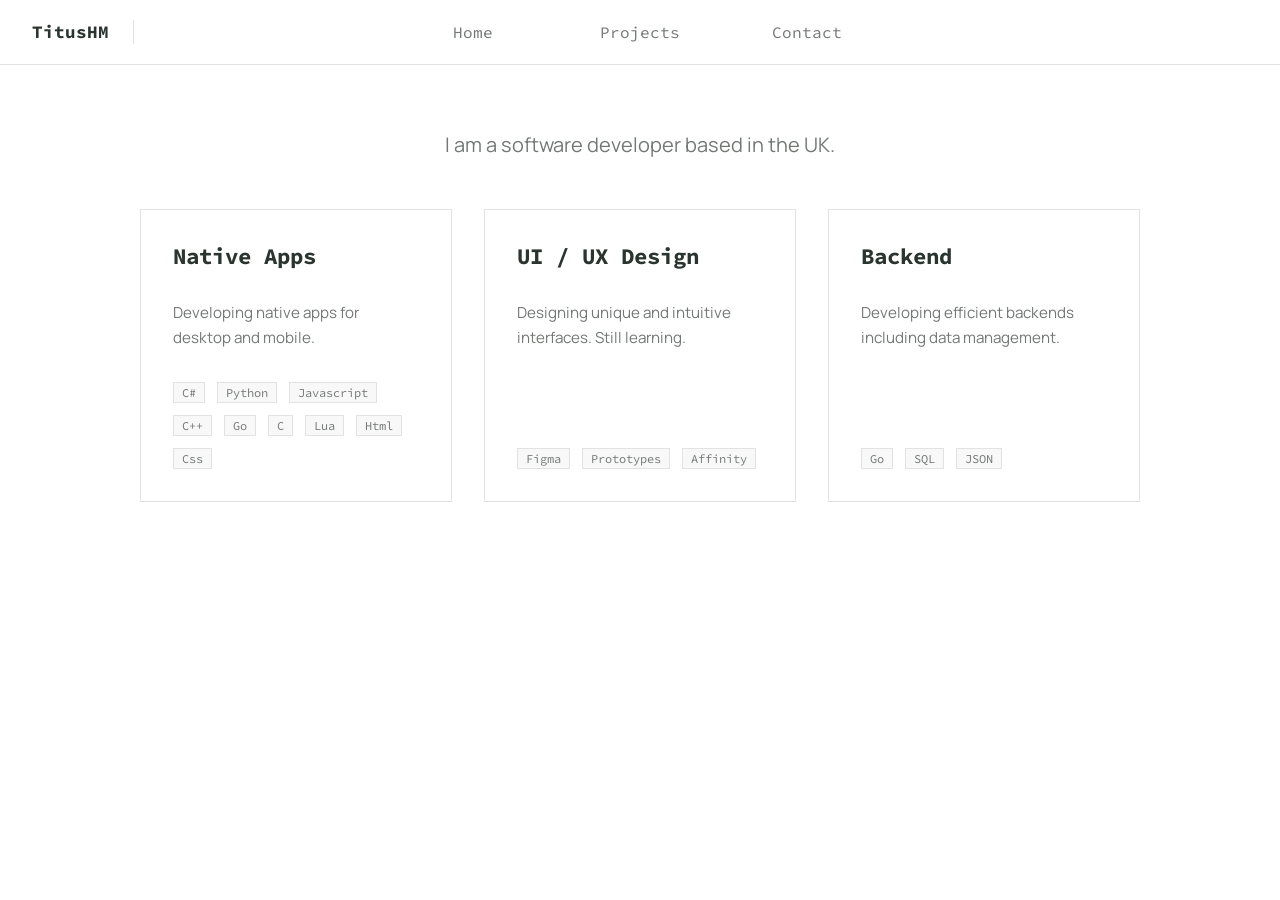
<file: index.html>
<!doctype html>
<html lang="en">
	<head>
		<meta charset="utf-8" />
		<meta name="viewport" content="width=device-width, initial-scale=1" />
		<meta name="text-scale" content="scale" />
		<link href="./_app/immutable/entry/start.zGT3_lFL.js" rel="modulepreload">
		<link href="./_app/immutable/chunks/CtHArej0.js" rel="modulepreload">
		<link href="./_app/immutable/chunks/Bhd4MfXp.js" rel="modulepreload">
		<link href="./_app/immutable/entry/app.D6N0el_b.js" rel="modulepreload">
		<link href="./_app/immutable/chunks/BgUy-a58.js" rel="modulepreload">
		<link href="./_app/immutable/chunks/CFKVnMbq.js" rel="modulepreload">
		<link href="./_app/immutable/nodes/0.DDk--6SF.js" rel="modulepreload">
		<link href="./_app/immutable/chunks/rLzscgww.js" rel="modulepreload">
		<link href="./_app/immutable/nodes/2.CbXTqwrn.js" rel="modulepreload">
		<!--12qhfyh--><link rel="icon" type="image/svg+xml" href="/favicon.svg"/><!---->
		<link href="./_app/immutable/assets/0.nbrb3y_e.css" rel="stylesheet">
		<link href="./_app/immutable/assets/2.gSt7_OQa.css" rel="stylesheet">
	</head>
	<body data-sveltekit-preload-data="hover">
		<div style="display: contents"><!--[--><!--[0--><!--[--><nav class="source-code-nav svelte-12qhfyh"><div class="nav-wrapper svelte-12qhfyh"><div class="logo-group svelte-12qhfyh"><div class="logo svelte-12qhfyh"><span>TitusHM</span></div> <div class="vertical-divider svelte-12qhfyh"></div></div> <div class="nav-links-container svelte-12qhfyh"><ul class="nav-links svelte-12qhfyh"><!--[--><li class="svelte-12qhfyh"><a href="/" class="svelte-12qhfyh active">Home</a></li><li class="svelte-12qhfyh"><a href="/projects/" class="svelte-12qhfyh">Projects</a></li><li class="svelte-12qhfyh"><a href="/contact/" class="svelte-12qhfyh">Contact</a></li><!--]--> <div class="indicator hover-line svelte-12qhfyh" style="left: 16.666666666666668%; opacity: 1;"></div> <div class="indicator active-line svelte-12qhfyh" style="left: 16.666666666666668%; opacity: 1;"></div></ul></div> <div class="spacer svelte-12qhfyh"></div></div></nav> <main class="svelte-12qhfyh"><!--[--><section class="home-page svelte-1uha8ag"><header class="about svelte-1uha8ag"><p class="svelte-1uha8ag">I am a software developer based in the UK.</p></header> <div class="features-grid svelte-1uha8ag"><div class="feature-card svelte-1uha8ag"><h3 class="svelte-1uha8ag">Native Apps</h3> <p class="svelte-1uha8ag">Developing native apps for desktop and mobile.</p> <div class="tech-stack svelte-1uha8ag"><span class="svelte-1uha8ag">C#</span> <span class="svelte-1uha8ag">Python</span> <span class="svelte-1uha8ag">Javascript</span> <span class="svelte-1uha8ag">C++</span> <span class="svelte-1uha8ag">Go</span> <span class="svelte-1uha8ag">C</span> <span class="svelte-1uha8ag">Lua</span> <span class="svelte-1uha8ag">Html</span> <span class="svelte-1uha8ag">Css</span></div></div> <div class="feature-card svelte-1uha8ag"><h3 class="svelte-1uha8ag">UI / UX Design</h3> <p class="svelte-1uha8ag">Designing unique and intuitive interfaces. Still learning.</p> <div class="tech-stack svelte-1uha8ag"><span class="svelte-1uha8ag">Figma</span> <span class="svelte-1uha8ag">Prototypes</span> <span class="svelte-1uha8ag">Affinity</span></div></div> <div class="feature-card svelte-1uha8ag"><h3 class="svelte-1uha8ag">Backend</h3> <p class="svelte-1uha8ag">Developing efficient backends including data management.</p> <div class="tech-stack svelte-1uha8ag"><span class="svelte-1uha8ag">Go</span> <span class="svelte-1uha8ag">SQL</span> <span class="svelte-1uha8ag">JSON</span></div></div></div></section><!--]--><!----></main><!--]--><!--]--> <!--[-1--><!--]--><!--]-->
			
			<script>
				{
					__sveltekit_qic3cp = {
						base: new URL(".", location).pathname.slice(0, -1)
					};

					const element = document.currentScript.parentElement;

					Promise.all([
						import("./_app/immutable/entry/start.zGT3_lFL.js"),
						import("./_app/immutable/entry/app.D6N0el_b.js")
					]).then(([kit, app]) => {
						kit.start(app, element, {
							node_ids: [0, 2],
							data: [null,null],
							form: null,
							error: null
						});
					});
				}
			</script>
		</div>
	</body>
</html>
</file>
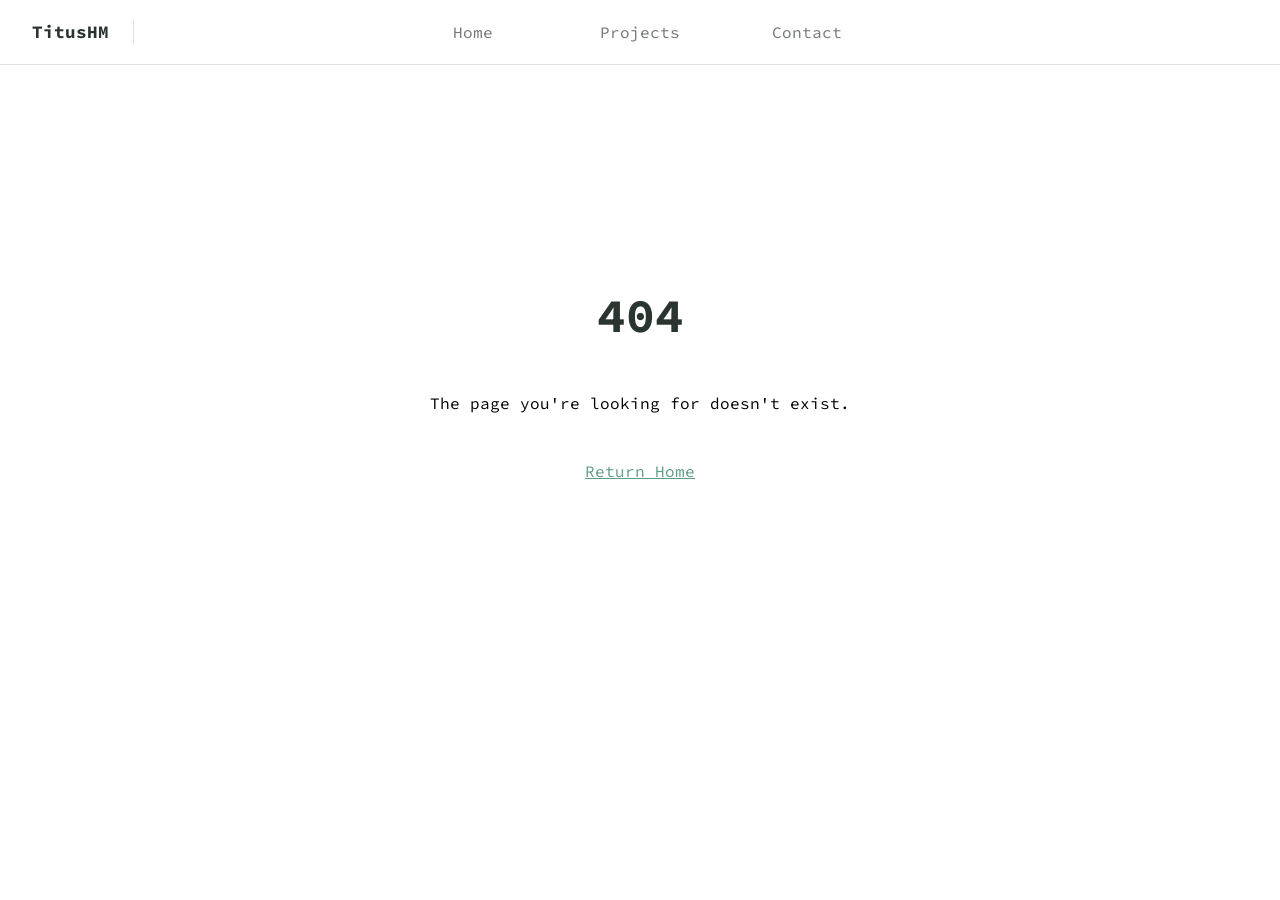
<file: 404/404/index.html>
<!doctype html>
<html lang="en">
	<head>
		<meta charset="utf-8" />
		<meta name="viewport" content="width=device-width, initial-scale=1" />
		<meta name="text-scale" content="scale" />
		<link href="../_app/immutable/entry/start.zGT3_lFL.js" rel="modulepreload">
		<link href="../_app/immutable/chunks/CtHArej0.js" rel="modulepreload">
		<link href="../_app/immutable/chunks/Bhd4MfXp.js" rel="modulepreload">
		<link href="../_app/immutable/entry/app.D6N0el_b.js" rel="modulepreload">
		<link href="../_app/immutable/chunks/BgUy-a58.js" rel="modulepreload">
		<link href="../_app/immutable/chunks/CFKVnMbq.js" rel="modulepreload">
		<link href="../_app/immutable/nodes/0.DDk--6SF.js" rel="modulepreload">
		<link href="../_app/immutable/chunks/rLzscgww.js" rel="modulepreload">
		<link href="../_app/immutable/nodes/3.CKT3U0x6.js" rel="modulepreload">
		<!--12qhfyh--><link rel="icon" type="image/svg+xml" href="/favicon.svg"/><!---->
		<link href="../_app/immutable/assets/0.nbrb3y_e.css" rel="stylesheet">
		<link href="../_app/immutable/assets/3.XlrKUBcO.css" rel="stylesheet">
	</head>
	<body data-sveltekit-preload-data="hover">
		<div style="display: contents"><!--[--><!--[0--><!--[--><nav class="source-code-nav svelte-12qhfyh"><div class="nav-wrapper svelte-12qhfyh"><div class="logo-group svelte-12qhfyh"><div class="logo svelte-12qhfyh"><span>TitusHM</span></div> <div class="vertical-divider svelte-12qhfyh"></div></div> <div class="nav-links-container svelte-12qhfyh"><ul class="nav-links svelte-12qhfyh"><!--[--><li class="svelte-12qhfyh"><a href="/" class="svelte-12qhfyh">Home</a></li><li class="svelte-12qhfyh"><a href="/projects/" class="svelte-12qhfyh">Projects</a></li><li class="svelte-12qhfyh"><a href="/contact/" class="svelte-12qhfyh">Contact</a></li><!--]--> <div class="indicator hover-line svelte-12qhfyh" style="left: 16.666666666666668%; opacity: 0;"></div> <div class="indicator active-line svelte-12qhfyh" style="left: 16.666666666666668%; opacity: 0;"></div></ul></div> <div class="spacer svelte-12qhfyh"></div></div></nav> <main class="svelte-12qhfyh"><!--[--><div class="error-container svelte-15h4f4n"><h1 class="svelte-15h4f4n">404</h1> <p>The page you're looking for doesn't exist.</p> <a href="/" class="svelte-15h4f4n">Return Home</a></div><!--]--><!----></main><!--]--><!--]--> <!--[-1--><!--]--><!--]-->
			
			<script>
				{
					__sveltekit_qic3cp = {
						base: new URL("..", location).pathname.slice(0, -1)
					};

					const element = document.currentScript.parentElement;

					Promise.all([
						import("../_app/immutable/entry/start.zGT3_lFL.js"),
						import("../_app/immutable/entry/app.D6N0el_b.js")
					]).then(([kit, app]) => {
						kit.start(app, element, {
							node_ids: [0, 3],
							data: [null,null],
							form: null,
							error: null
						});
					});
				}
			</script>
		</div>
	</body>
</html>
</file>
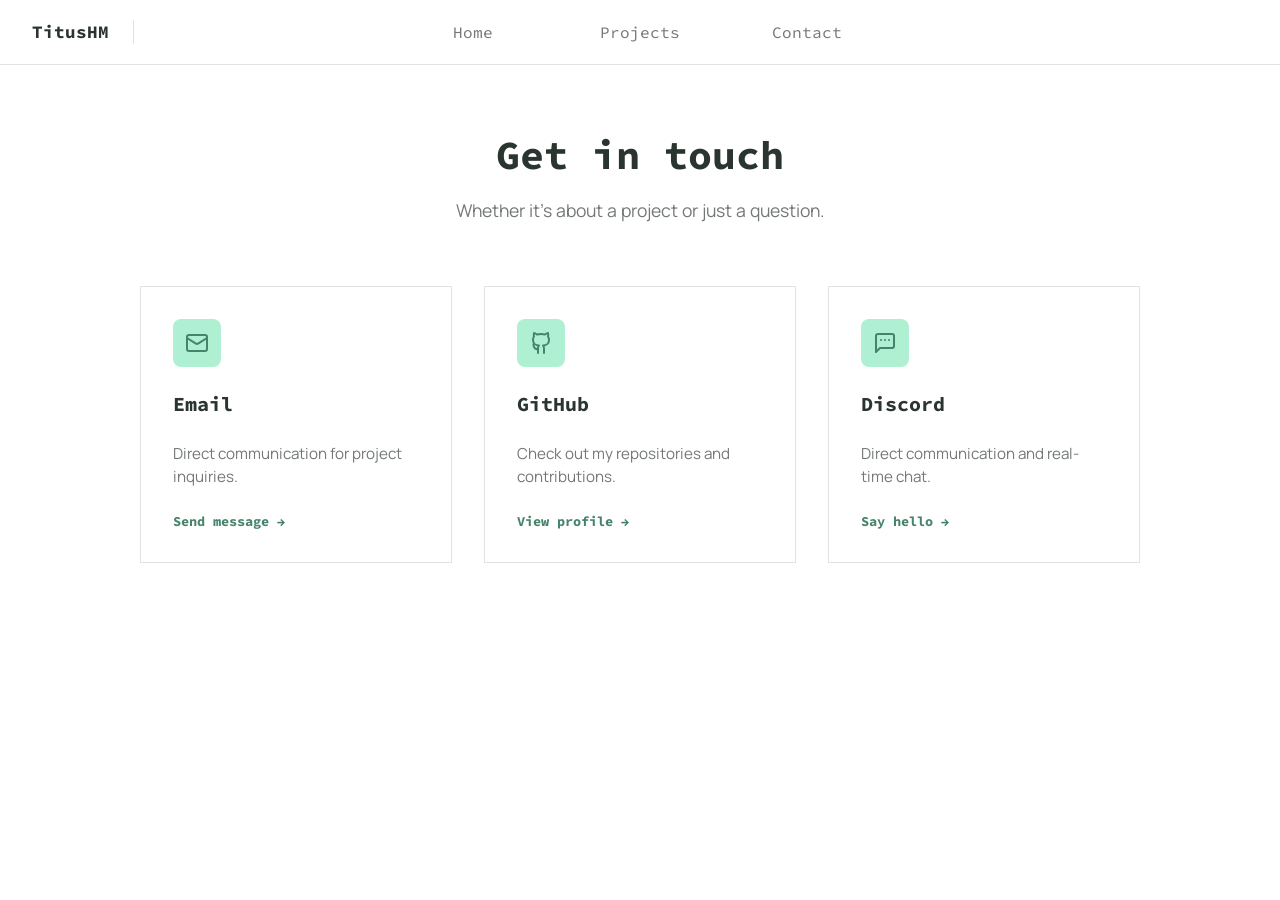
<file: 404/contact/index.html>
<!doctype html>
<html lang="en">
	<head>
		<meta charset="utf-8" />
		<meta name="viewport" content="width=device-width, initial-scale=1" />
		<meta name="text-scale" content="scale" />
		<link href="../_app/immutable/entry/start.zGT3_lFL.js" rel="modulepreload">
		<link href="../_app/immutable/chunks/CtHArej0.js" rel="modulepreload">
		<link href="../_app/immutable/chunks/Bhd4MfXp.js" rel="modulepreload">
		<link href="../_app/immutable/entry/app.D6N0el_b.js" rel="modulepreload">
		<link href="../_app/immutable/chunks/BgUy-a58.js" rel="modulepreload">
		<link href="../_app/immutable/chunks/CFKVnMbq.js" rel="modulepreload">
		<link href="../_app/immutable/nodes/0.DDk--6SF.js" rel="modulepreload">
		<link href="../_app/immutable/chunks/rLzscgww.js" rel="modulepreload">
		<link href="../_app/immutable/nodes/4.bDXeaBjg.js" rel="modulepreload">
		<!--12qhfyh--><link rel="icon" type="image/svg+xml" href="/favicon.svg"/><!---->
		<link href="../_app/immutable/assets/0.nbrb3y_e.css" rel="stylesheet">
		<link href="../_app/immutable/assets/4.j8sqEAPO.css" rel="stylesheet">
	</head>
	<body data-sveltekit-preload-data="hover">
		<div style="display: contents"><!--[--><!--[0--><!--[--><nav class="source-code-nav svelte-12qhfyh"><div class="nav-wrapper svelte-12qhfyh"><div class="logo-group svelte-12qhfyh"><div class="logo svelte-12qhfyh"><span>TitusHM</span></div> <div class="vertical-divider svelte-12qhfyh"></div></div> <div class="nav-links-container svelte-12qhfyh"><ul class="nav-links svelte-12qhfyh"><!--[--><li class="svelte-12qhfyh"><a href="/" class="svelte-12qhfyh">Home</a></li><li class="svelte-12qhfyh"><a href="/projects/" class="svelte-12qhfyh">Projects</a></li><li class="svelte-12qhfyh"><a href="/contact/" class="svelte-12qhfyh active">Contact</a></li><!--]--> <div class="indicator hover-line svelte-12qhfyh" style="left: 83.33333333333334%; opacity: 1;"></div> <div class="indicator active-line svelte-12qhfyh" style="left: 83.33333333333334%; opacity: 1;"></div></ul></div> <div class="spacer svelte-12qhfyh"></div></div></nav> <main class="svelte-12qhfyh"><!--[--><section class="contact-page svelte-1bv7ezn"><header class="svelte-1bv7ezn"><h1 class="svelte-1bv7ezn">Get in touch</h1> <p class="svelte-1bv7ezn">Whether it's about a project or just a question.</p></header> <div class="contact-grid svelte-1bv7ezn"><a href="mailto:titus@titushm.dev" class="contact-card svelte-1bv7ezn"><div class="icon svelte-1bv7ezn"><svg xmlns="http://www.w3.org/2000/svg" width="24" height="24" viewBox="0 0 24 24" fill="none" stroke="currentColor" stroke-width="2" stroke-linecap="round" stroke-linejoin="round"><rect width="20" height="16" x="2" y="4" rx="2"></rect><path d="m22 7-8.97 5.7a1.94 1.94 0 0 1-2.06 0L2 7"></path></svg></div> <h3 class="svelte-1bv7ezn">Email</h3> <p class="svelte-1bv7ezn">Direct communication for project inquiries.</p> <span class="link-text svelte-1bv7ezn">Send message →</span></a> <a href="https://github.com/titushm" target="_blank" class="contact-card svelte-1bv7ezn"><div class="icon svelte-1bv7ezn"><svg xmlns="http://www.w3.org/2000/svg" width="24" height="24" viewBox="0 0 24 24" fill="none" stroke="currentColor" stroke-width="2" stroke-linecap="round" stroke-linejoin="round"><path d="M15 22v-4a4.8 4.8 0 0 0-1-3.5c3 0 6-2 6-5.5.08-1.25-.27-2.48-1-3.5.28-1.15.28-2.35 0-3.5 0 0-1 0-3 1.5-2.64-.5-5.36-.5-8 0C6 2 5 2 5 2c-.3 1.15-.3 2.35 0 3.5A5.403 5.403 0 0 0 4 9c0 3.5 3 5.5 6 5.5-.39.49-.68 1.05-.85 1.65-.17.6-.22 1.23-.15 1.85v4"></path><path d="M9 18c-4.5 1-4.5-4.5-4.5-4.5"></path></svg></div> <h3 class="svelte-1bv7ezn">GitHub</h3> <p class="svelte-1bv7ezn">Check out my repositories and contributions.</p> <span class="link-text svelte-1bv7ezn">View profile →</span></a> <a href="https://discord.com/users/430427104786644993" target="_blank" class="contact-card svelte-1bv7ezn"><div class="icon svelte-1bv7ezn"><svg xmlns="http://www.w3.org/2000/svg" width="24" height="24" viewBox="0 0 24 24" fill="none" stroke="currentColor" stroke-width="2" stroke-linecap="round" stroke-linejoin="round"><path d="M21 15a2 2 0 0 1-2 2H7l-4 4V5a2 2 0 0 1 2-2h14a2 2 0 0 1 2 2z"></path><path d="M8 9h.01"></path><path d="M12 9h.01"></path><path d="M16 9h.01"></path></svg></div> <h3 class="svelte-1bv7ezn">Discord</h3> <p class="svelte-1bv7ezn">Direct communication and real-time chat.</p> <span class="link-text svelte-1bv7ezn">Say hello →</span></a></div></section><!--]--><!----></main><!--]--><!--]--> <!--[-1--><!--]--><!--]-->
			
			<script>
				{
					__sveltekit_qic3cp = {
						base: new URL("..", location).pathname.slice(0, -1)
					};

					const element = document.currentScript.parentElement;

					Promise.all([
						import("../_app/immutable/entry/start.zGT3_lFL.js"),
						import("../_app/immutable/entry/app.D6N0el_b.js")
					]).then(([kit, app]) => {
						kit.start(app, element, {
							node_ids: [0, 4],
							data: [null,null],
							form: null,
							error: null
						});
					});
				}
			</script>
		</div>
	</body>
</html>
</file>
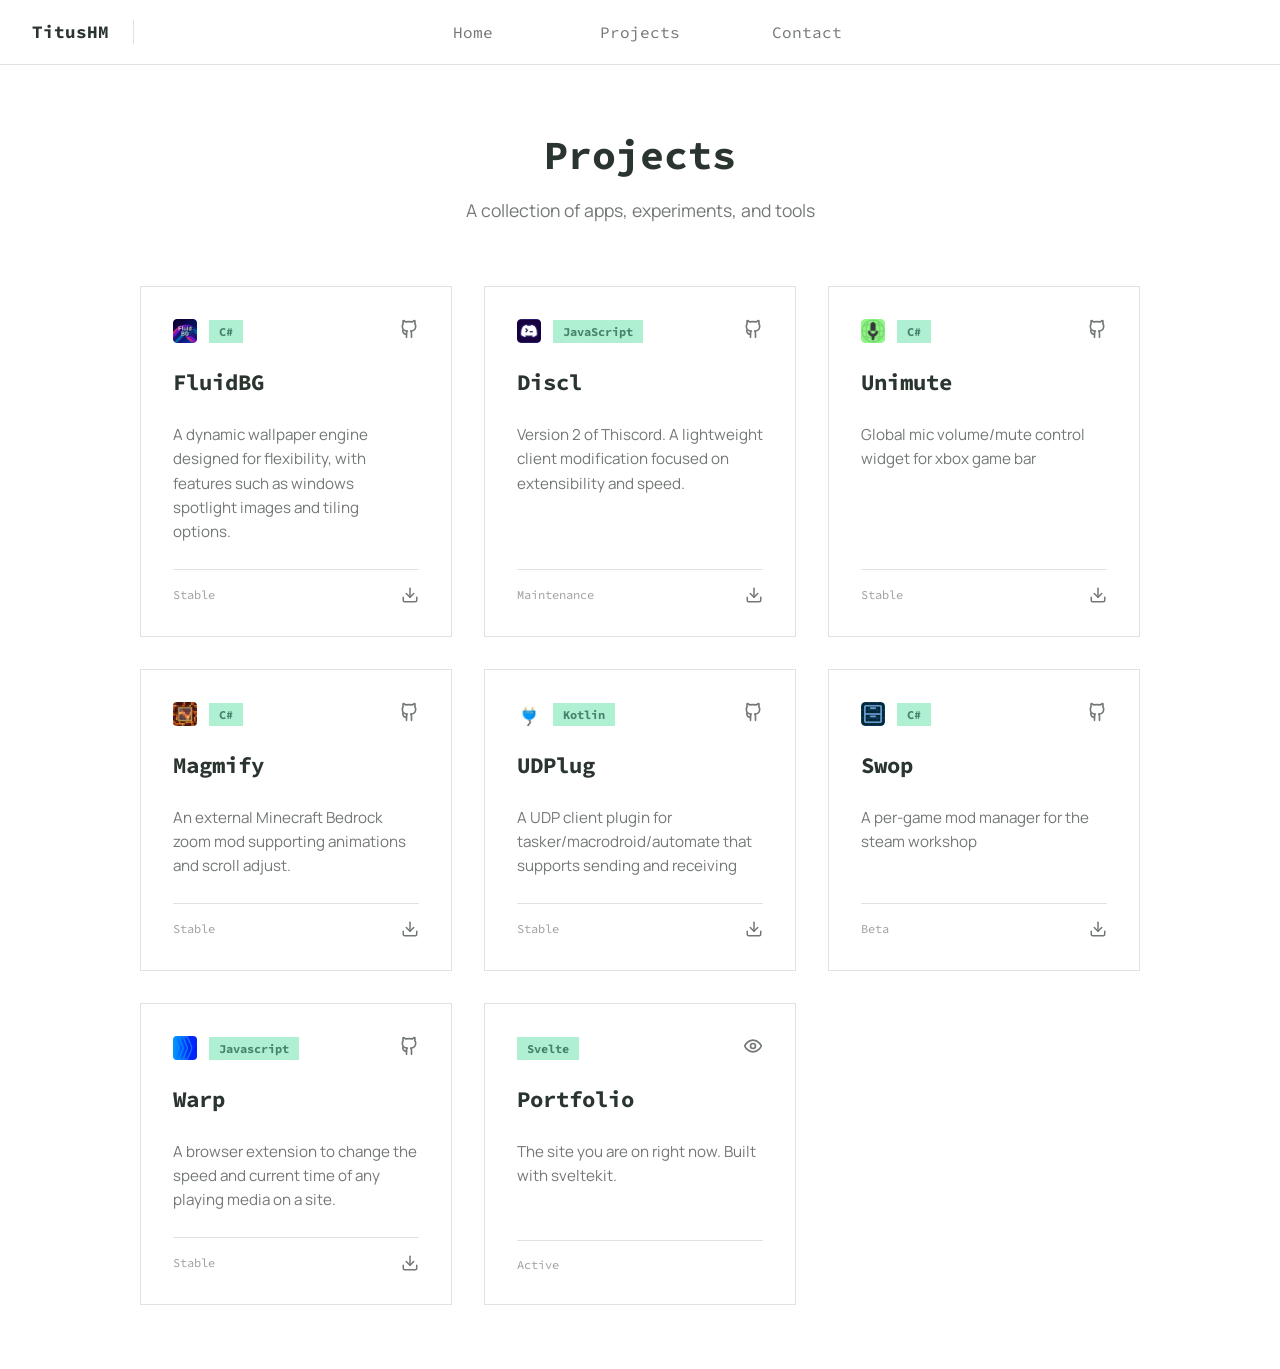
<file: 404/projects/index.html>
<!doctype html>
<html lang="en">
	<head>
		<meta charset="utf-8" />
		<meta name="viewport" content="width=device-width, initial-scale=1" />
		<meta name="text-scale" content="scale" />
		<link href="../_app/immutable/entry/start.zGT3_lFL.js" rel="modulepreload">
		<link href="../_app/immutable/chunks/CtHArej0.js" rel="modulepreload">
		<link href="../_app/immutable/chunks/Bhd4MfXp.js" rel="modulepreload">
		<link href="../_app/immutable/entry/app.D6N0el_b.js" rel="modulepreload">
		<link href="../_app/immutable/chunks/BgUy-a58.js" rel="modulepreload">
		<link href="../_app/immutable/chunks/CFKVnMbq.js" rel="modulepreload">
		<link href="../_app/immutable/nodes/0.DDk--6SF.js" rel="modulepreload">
		<link href="../_app/immutable/chunks/rLzscgww.js" rel="modulepreload">
		<link href="../_app/immutable/nodes/5.7gc6lshh.js" rel="modulepreload">
		<!--12qhfyh--><link rel="icon" type="image/svg+xml" href="/favicon.svg"/><!---->
		<link href="../_app/immutable/assets/0.nbrb3y_e.css" rel="stylesheet">
		<link href="../_app/immutable/assets/5.CneY0vy3.css" rel="stylesheet">
	</head>
	<body data-sveltekit-preload-data="hover">
		<div style="display: contents"><!--[--><!--[0--><!--[--><nav class="source-code-nav svelte-12qhfyh"><div class="nav-wrapper svelte-12qhfyh"><div class="logo-group svelte-12qhfyh"><div class="logo svelte-12qhfyh"><span>TitusHM</span></div> <div class="vertical-divider svelte-12qhfyh"></div></div> <div class="nav-links-container svelte-12qhfyh"><ul class="nav-links svelte-12qhfyh"><!--[--><li class="svelte-12qhfyh"><a href="/" class="svelte-12qhfyh">Home</a></li><li class="svelte-12qhfyh"><a href="/projects/" class="svelte-12qhfyh active">Projects</a></li><li class="svelte-12qhfyh"><a href="/contact/" class="svelte-12qhfyh">Contact</a></li><!--]--> <div class="indicator hover-line svelte-12qhfyh" style="left: 50%; opacity: 1;"></div> <div class="indicator active-line svelte-12qhfyh" style="left: 50%; opacity: 1;"></div></ul></div> <div class="spacer svelte-12qhfyh"></div></div></nav> <main class="svelte-12qhfyh"><!--[--><section class="projects-page svelte-rqn88j"><header class="svelte-rqn88j"><h1 class="svelte-rqn88j">Projects</h1> <p class="svelte-rqn88j">A collection of apps, experiments, and tools</p></header> <div class="projects-grid svelte-rqn88j"><div class="project-card svelte-rqn88j"><div class="card-header svelte-rqn88j"><div class="header-left svelte-rqn88j"><img src="/_app/immutable/assets/fluidbg.Dr79ygtA.webp" alt="FluidBG Logo" class="app-logo svelte-rqn88j"/> <span class="lang-tag svelte-rqn88j">C#</span></div> <a href="https://github.com/titushm/fluidbg" target="_blank" aria-label="GitHub Repository" class="svelte-rqn88j"><svg xmlns="http://www.w3.org/2000/svg" width="20" height="20" viewBox="0 0 24 24" fill="none" stroke="currentColor" stroke-width="2" stroke-linecap="round" stroke-linejoin="round"><path d="M15 22v-4a4.8 4.8 0 0 0-1-3.5c3 0 6-2 6-5.5.08-1.25-.27-2.48-1-3.5.28-1.15.28-2.35 0-3.5 0 0-1 0-3 1.5-2.64-.5-5.36-.5-8 0C6 2 5 2 5 2c-.3 1.15-.3 2.35 0 3.5A5.403 5.403 0 0 0 4 9c0 3.5 3 5.5 6 5.5-.39.49-.68 1.05-.85 1.65-.17.6-.22 1.23-.15 1.85v4"></path><path d="M9 18c-4.5 1-4.5-4.5-4.5-4.5"></path></svg></a></div> <h3 class="svelte-rqn88j">FluidBG</h3> <p class="svelte-rqn88j">A dynamic wallpaper engine designed for flexibility, with features such as windows spotlight images and tiling options.</p> <div class="card-footer svelte-rqn88j"><span class="status svelte-rqn88j">Stable</span> <a href="https://github.com/titushm/fluidbg/releases/latest" class="download-link svelte-rqn88j" title="Download Release"><svg xmlns="http://www.w3.org/2000/svg" width="18" height="18" viewBox="0 0 24 24" fill="none" stroke="currentColor" stroke-width="2" stroke-linecap="round" stroke-linejoin="round"><path d="M21 15v4a2 2 0 0 1-2 2H5a2 2 0 0 1-2-2v-4"></path><polyline points="7 10 12 15 17 10"></polyline><line x1="12" x2="12" y1="15" y2="3"></line></svg></a></div></div> <div class="project-card svelte-rqn88j"><div class="card-header svelte-rqn88j"><div class="header-left svelte-rqn88j"><img src="/_app/immutable/assets/discl.DpWlQYIP.webp" alt="Discl Logo" class="app-logo svelte-rqn88j"/> <span class="lang-tag svelte-rqn88j">JavaScript</span></div> <a href="https://github.com/titushm/discl" target="_blank" aria-label="GitHub Repository" class="svelte-rqn88j"><svg xmlns="http://www.w3.org/2000/svg" width="20" height="20" viewBox="0 0 24 24" fill="none" stroke="currentColor" stroke-width="2" stroke-linecap="round" stroke-linejoin="round"><path d="M15 22v-4a4.8 4.8 0 0 0-1-3.5c3 0 6-2 6-5.5.08-1.25-.27-2.48-1-3.5.28-1.15.28-2.35 0-3.5 0 0-1 0-3 1.5-2.64-.5-5.36-.5-8 0C6 2 5 2 5 2c-.3 1.15-.3 2.35 0 3.5A5.403 5.403 0 0 0 4 9c0 3.5 3 5.5 6 5.5-.39.49-.68 1.05-.85 1.65-.17.6-.22 1.23-.15 1.85v4"></path><path d="M9 18c-4.5 1-4.5-4.5-4.5-4.5"></path></svg></a></div> <h3 class="svelte-rqn88j">Discl</h3> <p class="svelte-rqn88j">Version 2 of Thiscord. A lightweight client modification focused on extensibility and speed.</p> <div class="card-footer svelte-rqn88j"><span class="status svelte-rqn88j">Maintenance</span> <a href="https://github.com/titushm/discl-installer/releases/latest" class="download-link svelte-rqn88j" title="Download Release"><svg xmlns="http://www.w3.org/2000/svg" width="18" height="18" viewBox="0 0 24 24" fill="none" stroke="currentColor" stroke-width="2" stroke-linecap="round" stroke-linejoin="round"><path d="M21 15v4a2 2 0 0 1-2 2H5a2 2 0 0 1-2-2v-4"></path><polyline points="7 10 12 15 17 10"></polyline><line x1="12" x2="12" y1="15" y2="3"></line></svg></a></div></div> <div class="project-card svelte-rqn88j"><div class="card-header svelte-rqn88j"><div class="header-left svelte-rqn88j"><img src="/_app/immutable/assets/unimute.BPv6z3sQ.webp" alt="Unimute Logo" class="app-logo svelte-rqn88j"/> <span class="lang-tag svelte-rqn88j">C#</span></div> <a href="https://github.com/titushm/unimute" target="_blank" aria-label="GitHub Repository" class="svelte-rqn88j"><svg xmlns="http://www.w3.org/2000/svg" width="20" height="20" viewBox="0 0 24 24" fill="none" stroke="currentColor" stroke-width="2" stroke-linecap="round" stroke-linejoin="round"><path d="M15 22v-4a4.8 4.8 0 0 0-1-3.5c3 0 6-2 6-5.5.08-1.25-.27-2.48-1-3.5.28-1.15.28-2.35 0-3.5 0 0-1 0-3 1.5-2.64-.5-5.36-.5-8 0C6 2 5 2 5 2c-.3 1.15-.3 2.35 0 3.5A5.403 5.403 0 0 0 4 9c0 3.5 3 5.5 6 5.5-.39.49-.68 1.05-.85 1.65-.17.6-.22 1.23-.15 1.85v4"></path><path d="M9 18c-4.5 1-4.5-4.5-4.5-4.5"></path></svg></a></div> <h3 class="svelte-rqn88j">Unimute</h3> <p class="svelte-rqn88j">Global mic volume/mute control widget for xbox game bar</p> <div class="card-footer svelte-rqn88j"><span class="status svelte-rqn88j">Stable</span> <a href="https://apps.microsoft.com/detail/9pnjnxms64ld?mode=direct" class="download-link svelte-rqn88j" title="Download Release"><svg xmlns="http://www.w3.org/2000/svg" width="18" height="18" viewBox="0 0 24 24" fill="none" stroke="currentColor" stroke-width="2" stroke-linecap="round" stroke-linejoin="round"><path d="M21 15v4a2 2 0 0 1-2 2H5a2 2 0 0 1-2-2v-4"></path><polyline points="7 10 12 15 17 10"></polyline><line x1="12" x2="12" y1="15" y2="3"></line></svg></a></div></div> <div class="project-card svelte-rqn88j"><div class="card-header svelte-rqn88j"><div class="header-left svelte-rqn88j"><img src="[data-uri]" alt="Magmify Logo" class="app-logo svelte-rqn88j"/> <span class="lang-tag svelte-rqn88j">C#</span></div> <a href="https://github.com/titushm/Magmify" target="_blank" aria-label="GitHub Repository" class="svelte-rqn88j"><svg xmlns="http://www.w3.org/2000/svg" width="20" height="20" viewBox="0 0 24 24" fill="none" stroke="currentColor" stroke-width="2" stroke-linecap="round" stroke-linejoin="round"><path d="M15 22v-4a4.8 4.8 0 0 0-1-3.5c3 0 6-2 6-5.5.08-1.25-.27-2.48-1-3.5.28-1.15.28-2.35 0-3.5 0 0-1 0-3 1.5-2.64-.5-5.36-.5-8 0C6 2 5 2 5 2c-.3 1.15-.3 2.35 0 3.5A5.403 5.403 0 0 0 4 9c0 3.5 3 5.5 6 5.5-.39.49-.68 1.05-.85 1.65-.17.6-.22 1.23-.15 1.85v4"></path><path d="M9 18c-4.5 1-4.5-4.5-4.5-4.5"></path></svg></a></div> <h3 class="svelte-rqn88j">Magmify</h3> <p class="svelte-rqn88j">An external Minecraft Bedrock zoom mod supporting animations and scroll adjust.</p> <div class="card-footer svelte-rqn88j"><span class="status svelte-rqn88j">Stable</span> <a href="https://github.com/titushm/Magmify/releases/latest" class="download-link svelte-rqn88j" title="Download Release"><svg xmlns="http://www.w3.org/2000/svg" width="18" height="18" viewBox="0 0 24 24" fill="none" stroke="currentColor" stroke-width="2" stroke-linecap="round" stroke-linejoin="round"><path d="M21 15v4a2 2 0 0 1-2 2H5a2 2 0 0 1-2-2v-4"></path><polyline points="7 10 12 15 17 10"></polyline><line x1="12" x2="12" y1="15" y2="3"></line></svg></a></div></div> <div class="project-card svelte-rqn88j"><div class="card-header svelte-rqn88j"><div class="header-left svelte-rqn88j"><img src="/_app/immutable/assets/udplug.DjulpDE1.webp" alt="UDPlug Logo" class="app-logo svelte-rqn88j"/> <span class="lang-tag svelte-rqn88j">Kotlin</span></div> <a href="https://github.com/titushm/UDPlug" target="_blank" aria-label="GitHub Repository" class="svelte-rqn88j"><svg xmlns="http://www.w3.org/2000/svg" width="20" height="20" viewBox="0 0 24 24" fill="none" stroke="currentColor" stroke-width="2" stroke-linecap="round" stroke-linejoin="round"><path d="M15 22v-4a4.8 4.8 0 0 0-1-3.5c3 0 6-2 6-5.5.08-1.25-.27-2.48-1-3.5.28-1.15.28-2.35 0-3.5 0 0-1 0-3 1.5-2.64-.5-5.36-.5-8 0C6 2 5 2 5 2c-.3 1.15-.3 2.35 0 3.5A5.403 5.403 0 0 0 4 9c0 3.5 3 5.5 6 5.5-.39.49-.68 1.05-.85 1.65-.17.6-.22 1.23-.15 1.85v4"></path><path d="M9 18c-4.5 1-4.5-4.5-4.5-4.5"></path></svg></a></div> <h3 class="svelte-rqn88j">UDPlug</h3> <p class="svelte-rqn88j">A UDP client plugin for tasker/macrodroid/automate that supports sending and receiving</p> <div class="card-footer svelte-rqn88j"><span class="status svelte-rqn88j">Stable</span> <a href="https://github.com/titushm/UDPlug/releases/latest" class="download-link svelte-rqn88j" title="Download Release"><svg xmlns="http://www.w3.org/2000/svg" width="18" height="18" viewBox="0 0 24 24" fill="none" stroke="currentColor" stroke-width="2" stroke-linecap="round" stroke-linejoin="round"><path d="M21 15v4a2 2 0 0 1-2 2H5a2 2 0 0 1-2-2v-4"></path><polyline points="7 10 12 15 17 10"></polyline><line x1="12" x2="12" y1="15" y2="3"></line></svg></a></div></div> <div class="project-card svelte-rqn88j"><div class="card-header svelte-rqn88j"><div class="header-left svelte-rqn88j"><img src="/_app/immutable/assets/swop.DHVJYG5L.webp" alt="Swop Logo" class="app-logo svelte-rqn88j"/> <span class="lang-tag svelte-rqn88j">C#</span></div> <a href="https://github.com/titushm/swop" target="_blank" aria-label="GitHub Repository" class="svelte-rqn88j"><svg xmlns="http://www.w3.org/2000/svg" width="20" height="20" viewBox="0 0 24 24" fill="none" stroke="currentColor" stroke-width="2" stroke-linecap="round" stroke-linejoin="round"><path d="M15 22v-4a4.8 4.8 0 0 0-1-3.5c3 0 6-2 6-5.5.08-1.25-.27-2.48-1-3.5.28-1.15.28-2.35 0-3.5 0 0-1 0-3 1.5-2.64-.5-5.36-.5-8 0C6 2 5 2 5 2c-.3 1.15-.3 2.35 0 3.5A5.403 5.403 0 0 0 4 9c0 3.5 3 5.5 6 5.5-.39.49-.68 1.05-.85 1.65-.17.6-.22 1.23-.15 1.85v4"></path><path d="M9 18c-4.5 1-4.5-4.5-4.5-4.5"></path></svg></a></div> <h3 class="svelte-rqn88j">Swop</h3> <p class="svelte-rqn88j">A per-game mod manager for the steam workshop</p> <div class="card-footer svelte-rqn88j"><span class="status svelte-rqn88j">Beta</span> <a href="https://github.com/titushm/swop/releases/latest" class="download-link svelte-rqn88j" title="Download Release"><svg xmlns="http://www.w3.org/2000/svg" width="18" height="18" viewBox="0 0 24 24" fill="none" stroke="currentColor" stroke-width="2" stroke-linecap="round" stroke-linejoin="round"><path d="M21 15v4a2 2 0 0 1-2 2H5a2 2 0 0 1-2-2v-4"></path><polyline points="7 10 12 15 17 10"></polyline><line x1="12" x2="12" y1="15" y2="3"></line></svg></a></div></div> <div class="project-card svelte-rqn88j"><div class="card-header svelte-rqn88j"><div class="header-left svelte-rqn88j"><img src="[data-uri]" alt="Warp Logo" class="app-logo svelte-rqn88j"/> <span class="lang-tag svelte-rqn88j">Javascript</span></div> <a href="https://github.com/titushm/warp" target="_blank" aria-label="GitHub Repository" class="svelte-rqn88j"><svg xmlns="http://www.w3.org/2000/svg" width="20" height="20" viewBox="0 0 24 24" fill="none" stroke="currentColor" stroke-width="2" stroke-linecap="round" stroke-linejoin="round"><path d="M15 22v-4a4.8 4.8 0 0 0-1-3.5c3 0 6-2 6-5.5.08-1.25-.27-2.48-1-3.5.28-1.15.28-2.35 0-3.5 0 0-1 0-3 1.5-2.64-.5-5.36-.5-8 0C6 2 5 2 5 2c-.3 1.15-.3 2.35 0 3.5A5.403 5.403 0 0 0 4 9c0 3.5 3 5.5 6 5.5-.39.49-.68 1.05-.85 1.65-.17.6-.22 1.23-.15 1.85v4"></path><path d="M9 18c-4.5 1-4.5-4.5-4.5-4.5"></path></svg></a></div> <h3 class="svelte-rqn88j">Warp</h3> <p class="svelte-rqn88j">A browser extension to change the speed and current time of any playing media on a site.</p> <div class="card-footer svelte-rqn88j"><span class="status svelte-rqn88j">Stable</span> <a href="https://addons.mozilla.org/addon/warp/" class="download-link svelte-rqn88j" title="Download Release"><svg xmlns="http://www.w3.org/2000/svg" width="18" height="18" viewBox="0 0 24 24" fill="none" stroke="currentColor" stroke-width="2" stroke-linecap="round" stroke-linejoin="round"><path d="M21 15v4a2 2 0 0 1-2 2H5a2 2 0 0 1-2-2v-4"></path><polyline points="7 10 12 15 17 10"></polyline><line x1="12" x2="12" y1="15" y2="3"></line></svg></a></div></div> <div class="project-card svelte-rqn88j"><div class="card-header svelte-rqn88j"><span class="lang-tag svelte-rqn88j">Svelte</span> <div class="icon-placeholder svelte-rqn88j"><svg xmlns="http://www.w3.org/2000/svg" width="20" height="20" viewBox="0 0 24 24" fill="none" stroke="currentColor" stroke-width="2" stroke-linecap="round" stroke-linejoin="round"><path d="M2 12s3-7 10-7 10 7 10 7-3 7-10 7-10-7-10-7Z"></path><circle cx="12" cy="12" r="3"></circle></svg></div></div> <h3 class="svelte-rqn88j">Portfolio</h3> <p class="svelte-rqn88j">The site you are on right now. Built with sveltekit.</p> <div class="card-footer svelte-rqn88j"><span class="status svelte-rqn88j">Active</span></div></div></div></section><!--]--><!----></main><!--]--><!--]--> <!--[-1--><!--]--><!--]-->
			
			<script>
				{
					__sveltekit_qic3cp = {
						base: new URL("..", location).pathname.slice(0, -1)
					};

					const element = document.currentScript.parentElement;

					Promise.all([
						import("../_app/immutable/entry/start.zGT3_lFL.js"),
						import("../_app/immutable/entry/app.D6N0el_b.js")
					]).then(([kit, app]) => {
						kit.start(app, element, {
							node_ids: [0, 5],
							data: [null,null],
							form: null,
							error: null
						});
					});
				}
			</script>
		</div>
	</body>
</html>
</file>
<file: _app/immutable/assets/0.nbrb3y_e.css>
@import "https://fonts.googleapis.com/css2?family=Manrope:wght@200..800&family=Source+Code+Pro:ital,wght@0,200..900;1,200..900&display=swap";:root{--green-primary:#45836a;--green-secondary:#5f9d83;--green-tertiary:#aff0d3;--nav-border:#e2e2e2;--text-secondary:#737875;--text-primary:#2b3530;--hover-bg:#e0e0e0;--card-padding:2rem;--card-transition:all .3s cubic-bezier(.4, 0, .2, 1);--header-p-size:1.15rem}html{height:100%}body{flex-direction:column;width:100%;min-height:100%;margin:0;padding:0;font-family:Manrope,sans-serif;display:flex;overflow-x:hidden}nav.svelte-12qhfyh{border-bottom:1px solid var(--nav-border);box-sizing:border-box;background:#fff;flex-shrink:0;width:100%;padding:0 2rem}.nav-wrapper.svelte-12qhfyh{align-items:center;max-width:1400px;height:4rem;margin:0 auto;display:flex}.logo-group.svelte-12qhfyh,.spacer.svelte-12qhfyh{flex:1;align-items:center;display:flex}.logo.svelte-12qhfyh{color:var(--text-primary);font-family:Source Code Pro,monospace;font-size:1.1rem;font-weight:700}.vertical-divider.svelte-12qhfyh{background-color:var(--nav-border);width:1px;height:24px;margin-left:1.5rem}.nav-links-container.svelte-12qhfyh{flex:2;justify-content:center;display:flex}.nav-links.svelte-12qhfyh{width:100%;max-width:500px;margin:0;padding:0;list-style:none;display:flex;position:relative}li.svelte-12qhfyh{flex:1}a.svelte-12qhfyh{text-align:center;cursor:pointer;width:100%;color:var(--text-secondary);z-index:2;padding:1.2rem 0;font-size:1rem;text-decoration:none;transition:color .2s;display:block;position:relative;font-family:Source Code Pro,monospace!important}.indicator.svelte-12qhfyh{pointer-events:none;z-index:1;border-radius:2px 2px 0 0;width:20%;height:4px;transition:left .3s cubic-bezier(.4,0,.2,1);position:absolute;bottom:0;transform:translate(-50%)}a.active.svelte-12qhfyh,a.svelte-12qhfyh:hover{color:var(--text-primary)}.hover-line.svelte-12qhfyh{background-color:var(--hover-bg);opacity:1;transition:left .3s cubic-bezier(.4,0,.2,1)}.active-line.svelte-12qhfyh{background-color:var(--green-primary);transition:opacity .2s}@media (width<=768px){.logo-group.svelte-12qhfyh,.spacer.svelte-12qhfyh{display:none}nav.svelte-12qhfyh{padding:0 .5rem}.nav-links.svelte-12qhfyh{max-width:100%}}main.svelte-12qhfyh{box-sizing:border-box;flex-grow:1;padding:2rem}
</file>
<file: _app/immutable/assets/2.gSt7_OQa.css>
.home-page.svelte-1uha8ag{max-width:1000px;margin:2rem auto;padding:0 1rem}.about.svelte-1uha8ag{text-align:center;margin-bottom:3rem}.about.svelte-1uha8ag p:where(.svelte-1uha8ag){color:var(--text-secondary);max-width:700px;margin:0 auto;font-size:1.25rem;line-height:1.6}.features-grid.svelte-1uha8ag{grid-template-columns:repeat(auto-fit,minmax(300px,1fr));gap:2rem;display:grid}.feature-card.svelte-1uha8ag{border:1px solid var(--nav-border);padding:var(--card-padding);background:#fff;flex-direction:column;transition:all .3s cubic-bezier(.4,0,.2,1);display:flex;position:relative}.feature-card.svelte-1uha8ag:hover{border-color:var(--green-primary);transform:translateY(-4px)}h3.svelte-1uha8ag{color:var(--text-primary);margin:0 0 1rem;font-family:Source Code Pro,monospace;font-size:1.4rem}.feature-card.svelte-1uha8ag p:where(.svelte-1uha8ag){color:var(--text-secondary);margin-bottom:2rem;font-size:.95rem;line-height:1.6}.tech-stack.svelte-1uha8ag{flex-wrap:wrap;gap:.75rem;margin-top:auto;display:flex}.tech-stack.svelte-1uha8ag span:where(.svelte-1uha8ag){color:var(--text-secondary);border:1px solid var(--nav-border);background:#f8f8f8;padding:2px 8px;font-family:Source Code Pro,monospace;font-size:.75rem}@media (width<=450px){.features-grid.svelte-1uha8ag{grid-template-columns:repeat(auto-fit,minmax(150px,1fr))}}
</file>
<file: 404/_app/immutable/assets/0.nbrb3y_e.css>
@import "https://fonts.googleapis.com/css2?family=Manrope:wght@200..800&family=Source+Code+Pro:ital,wght@0,200..900;1,200..900&display=swap";:root{--green-primary:#45836a;--green-secondary:#5f9d83;--green-tertiary:#aff0d3;--nav-border:#e2e2e2;--text-secondary:#737875;--text-primary:#2b3530;--hover-bg:#e0e0e0;--card-padding:2rem;--card-transition:all .3s cubic-bezier(.4, 0, .2, 1);--header-p-size:1.15rem}html{height:100%}body{flex-direction:column;width:100%;min-height:100%;margin:0;padding:0;font-family:Manrope,sans-serif;display:flex;overflow-x:hidden}nav.svelte-12qhfyh{border-bottom:1px solid var(--nav-border);box-sizing:border-box;background:#fff;flex-shrink:0;width:100%;padding:0 2rem}.nav-wrapper.svelte-12qhfyh{align-items:center;max-width:1400px;height:4rem;margin:0 auto;display:flex}.logo-group.svelte-12qhfyh,.spacer.svelte-12qhfyh{flex:1;align-items:center;display:flex}.logo.svelte-12qhfyh{color:var(--text-primary);font-family:Source Code Pro,monospace;font-size:1.1rem;font-weight:700}.vertical-divider.svelte-12qhfyh{background-color:var(--nav-border);width:1px;height:24px;margin-left:1.5rem}.nav-links-container.svelte-12qhfyh{flex:2;justify-content:center;display:flex}.nav-links.svelte-12qhfyh{width:100%;max-width:500px;margin:0;padding:0;list-style:none;display:flex;position:relative}li.svelte-12qhfyh{flex:1}a.svelte-12qhfyh{text-align:center;cursor:pointer;width:100%;color:var(--text-secondary);z-index:2;padding:1.2rem 0;font-size:1rem;text-decoration:none;transition:color .2s;display:block;position:relative;font-family:Source Code Pro,monospace!important}.indicator.svelte-12qhfyh{pointer-events:none;z-index:1;border-radius:2px 2px 0 0;width:20%;height:4px;transition:left .3s cubic-bezier(.4,0,.2,1);position:absolute;bottom:0;transform:translate(-50%)}a.active.svelte-12qhfyh,a.svelte-12qhfyh:hover{color:var(--text-primary)}.hover-line.svelte-12qhfyh{background-color:var(--hover-bg);opacity:1;transition:left .3s cubic-bezier(.4,0,.2,1)}.active-line.svelte-12qhfyh{background-color:var(--green-primary);transition:opacity .2s}@media (width<=768px){.logo-group.svelte-12qhfyh,.spacer.svelte-12qhfyh{display:none}nav.svelte-12qhfyh{padding:0 .5rem}.nav-links.svelte-12qhfyh{max-width:100%}}main.svelte-12qhfyh{box-sizing:border-box;flex-grow:1;padding:2rem}
</file>
<file: 404/_app/immutable/assets/3.XlrKUBcO.css>
.error-container.svelte-15h4f4n{text-align:center;flex-direction:column;justify-content:center;align-items:center;height:60vh;font-family:Source Code Pro,monospace;display:flex}h1.svelte-15h4f4n{color:var(--text-primary);font-size:3rem}a.svelte-15h4f4n{color:var(--green-secondary);margin-top:2rem;text-decoration:underline}
</file>
<file: 404/_app/immutable/assets/4.j8sqEAPO.css>
.contact-page.svelte-1bv7ezn{max-width:1000px;margin:2rem auto;padding:0 1rem}header.svelte-1bv7ezn{font-size:var(--header-p-size);text-align:center;margin-bottom:4rem}h1.svelte-1bv7ezn{color:var(--text-primary);margin-bottom:1rem;font-family:Source Code Pro,monospace;font-size:2.5rem}header.svelte-1bv7ezn p:where(.svelte-1bv7ezn){color:var(--text-secondary);font-size:1.1rem}.contact-grid.svelte-1bv7ezn{grid-template-columns:repeat(auto-fit,minmax(280px,1fr));gap:2rem;display:grid}.contact-card.svelte-1bv7ezn{border:1px solid var(--nav-border);padding:var(--card-padding);color:var(--text-primary);transition:var(--card-transition);background:#fff;flex-direction:column;align-items:flex-start;text-decoration:none;display:flex}.contact-card.svelte-1bv7ezn:hover{border-color:var(--green-primary);transform:translateY(-5px);box-shadow:0 10px 30px #0000000d}.icon.svelte-1bv7ezn{color:var(--green-primary);background:var(--green-tertiary);border-radius:8px;justify-content:center;align-items:center;margin-bottom:1.5rem;padding:12px;display:flex}h3.svelte-1bv7ezn{color:var(--text-primary);margin:0 0 .75rem;font-family:Source Code Pro,monospace;font-size:1.25rem}.contact-card.svelte-1bv7ezn p:where(.svelte-1bv7ezn){color:var(--text-secondary);text-align:left;margin-bottom:1.5rem;font-size:.95rem;line-height:1.5}.link-text.svelte-1bv7ezn{color:var(--green-primary);margin-top:auto;font-family:Source Code Pro,monospace;font-size:.85rem;font-weight:700}@media (width<=768px){h1.svelte-1bv7ezn{font-size:2rem}}@media (width<=450px){.contact-grid.svelte-1bv7ezn{grid-template-columns:repeat(auto-fit,minmax(150px,1fr))}}
</file>
<file: 404/_app/immutable/assets/5.CneY0vy3.css>
.projects-page.svelte-rqn88j{max-width:1000px;margin:2rem auto;padding:0 1rem}header.svelte-rqn88j{font-size:var(--header-p-size);text-align:center;margin-bottom:4rem}h1.svelte-rqn88j{color:var(--text-primary);margin-bottom:1rem;font-family:Source Code Pro,monospace;font-size:2.5rem}header.svelte-rqn88j p:where(.svelte-rqn88j){color:var(--text-secondary);font-size:1.1rem}.projects-grid.svelte-rqn88j{grid-template-columns:repeat(auto-fit,minmax(300px,1fr));gap:2rem;display:grid}.project-card.svelte-rqn88j{border:1px solid var(--nav-border);padding:var(--card-padding);transition:var(--card-transition);background:#fff;flex-direction:column;display:flex}.project-card.svelte-rqn88j:hover{border-color:var(--green-primary);transform:translateY(-5px);box-shadow:0 10px 30px #0000000d}.card-header.svelte-rqn88j{justify-content:space-between;align-items:center;margin-bottom:1.5rem;display:flex}.lang-tag.svelte-rqn88j{background:var(--green-tertiary);color:var(--green-primary);padding:4px 10px;font-family:Source Code Pro,monospace;font-size:.75rem;font-weight:700}.card-header.svelte-rqn88j a:where(.svelte-rqn88j),.icon-placeholder.svelte-rqn88j{color:var(--text-secondary);transition:color .2s}.card-header.svelte-rqn88j a:where(.svelte-rqn88j):hover{color:var(--green-primary)}h3.svelte-rqn88j{color:var(--text-primary);margin:0 0 .75rem;font-family:Source Code Pro,monospace;font-size:1.4rem}.project-card.svelte-rqn88j p:where(.svelte-rqn88j){color:var(--text-secondary);margin-bottom:1.5rem;font-size:.95rem;line-height:1.6}.header-left.svelte-rqn88j{align-items:center;gap:.75rem;display:flex}.app-logo.svelte-rqn88j{object-fit:contain;background:#f0f0f0;border-radius:4px;width:24px;height:24px}.download-link.svelte-rqn88j{color:var(--text-secondary);align-items:center;transition:all .2s;display:flex}.download-link.svelte-rqn88j:hover{color:var(--green-primary);transform:translateY(1px)}.card-footer.svelte-rqn88j{border-top:1px solid var(--nav-border);justify-content:space-between;align-items:center;margin-top:auto;padding-top:1rem;display:flex}.status.svelte-rqn88j{color:var(--text-secondary);opacity:.7;font-family:Source Code Pro,monospace;font-size:.75rem}@media (width<=768px){h1.svelte-rqn88j{font-size:2rem}}@media (width<=450px){.projects-grid.svelte-rqn88j{grid-template-columns:repeat(auto-fit,minmax(150px,1fr))}}
</file>
